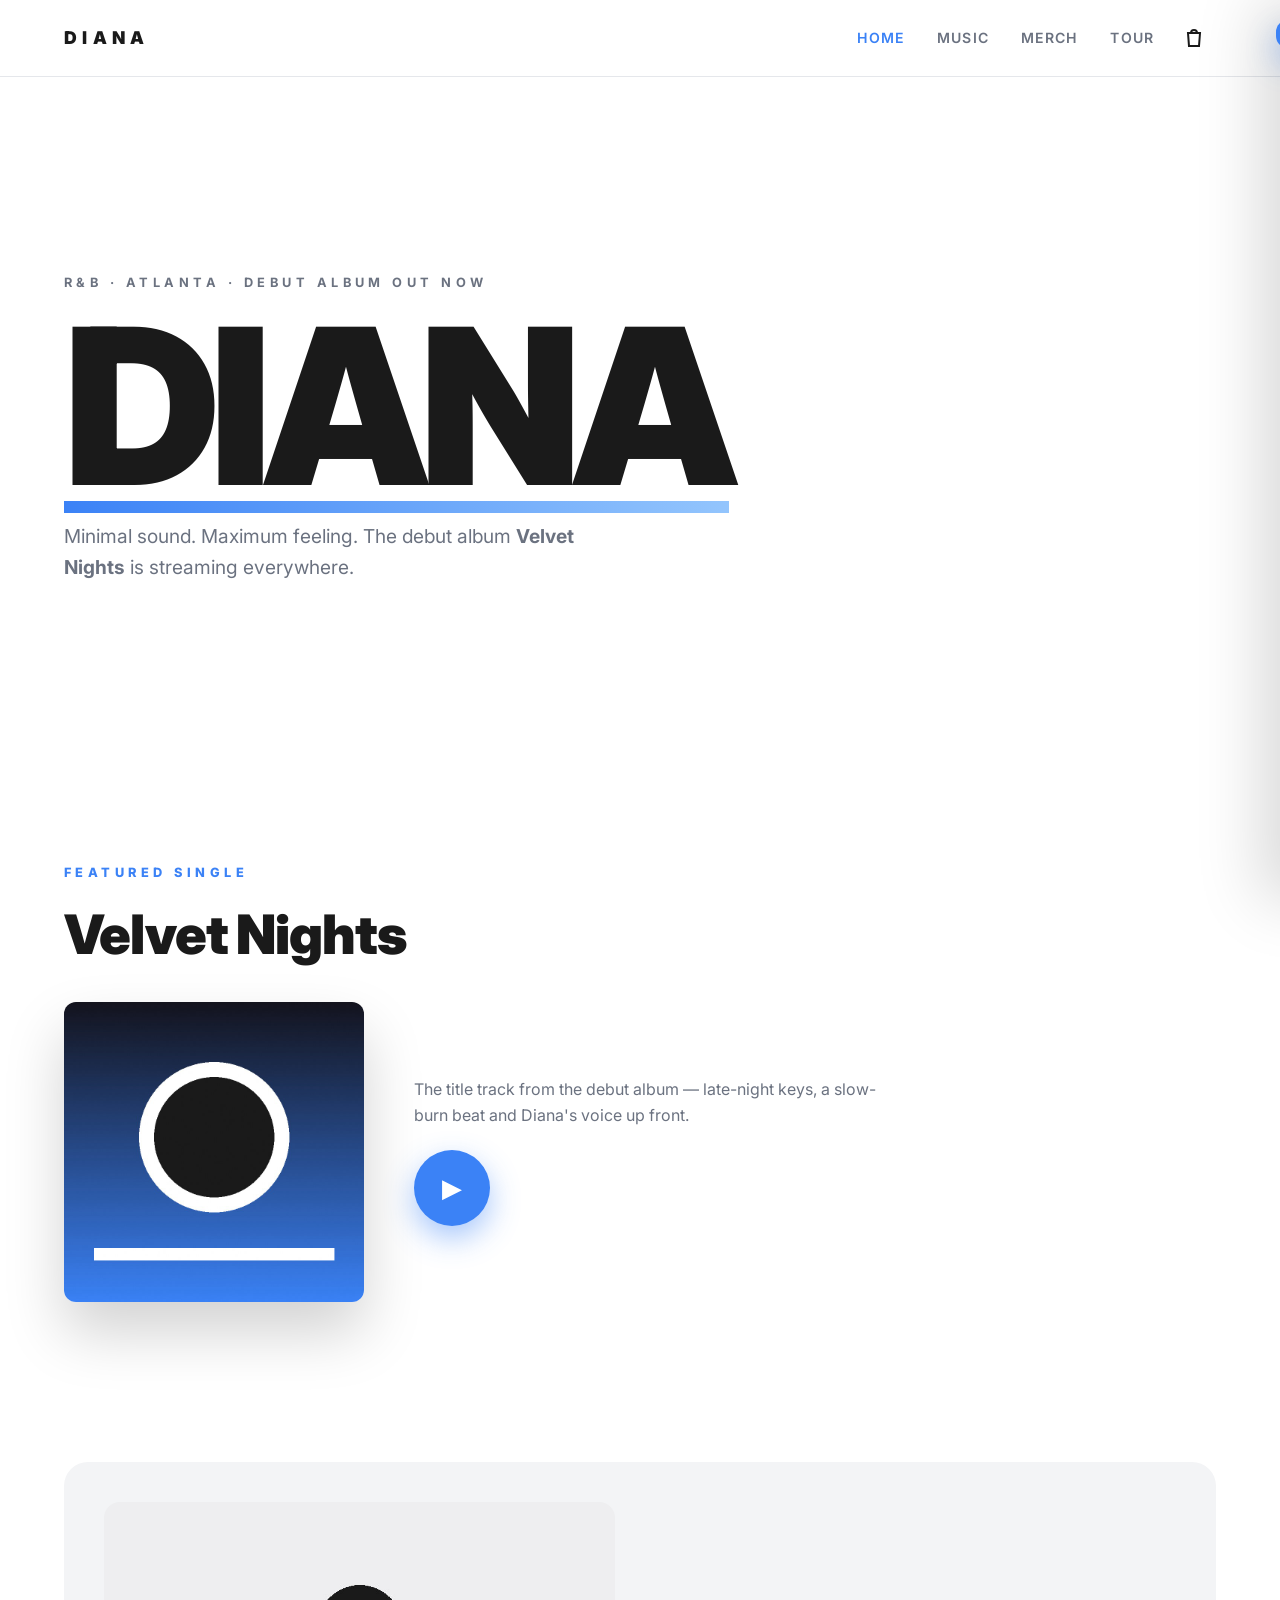
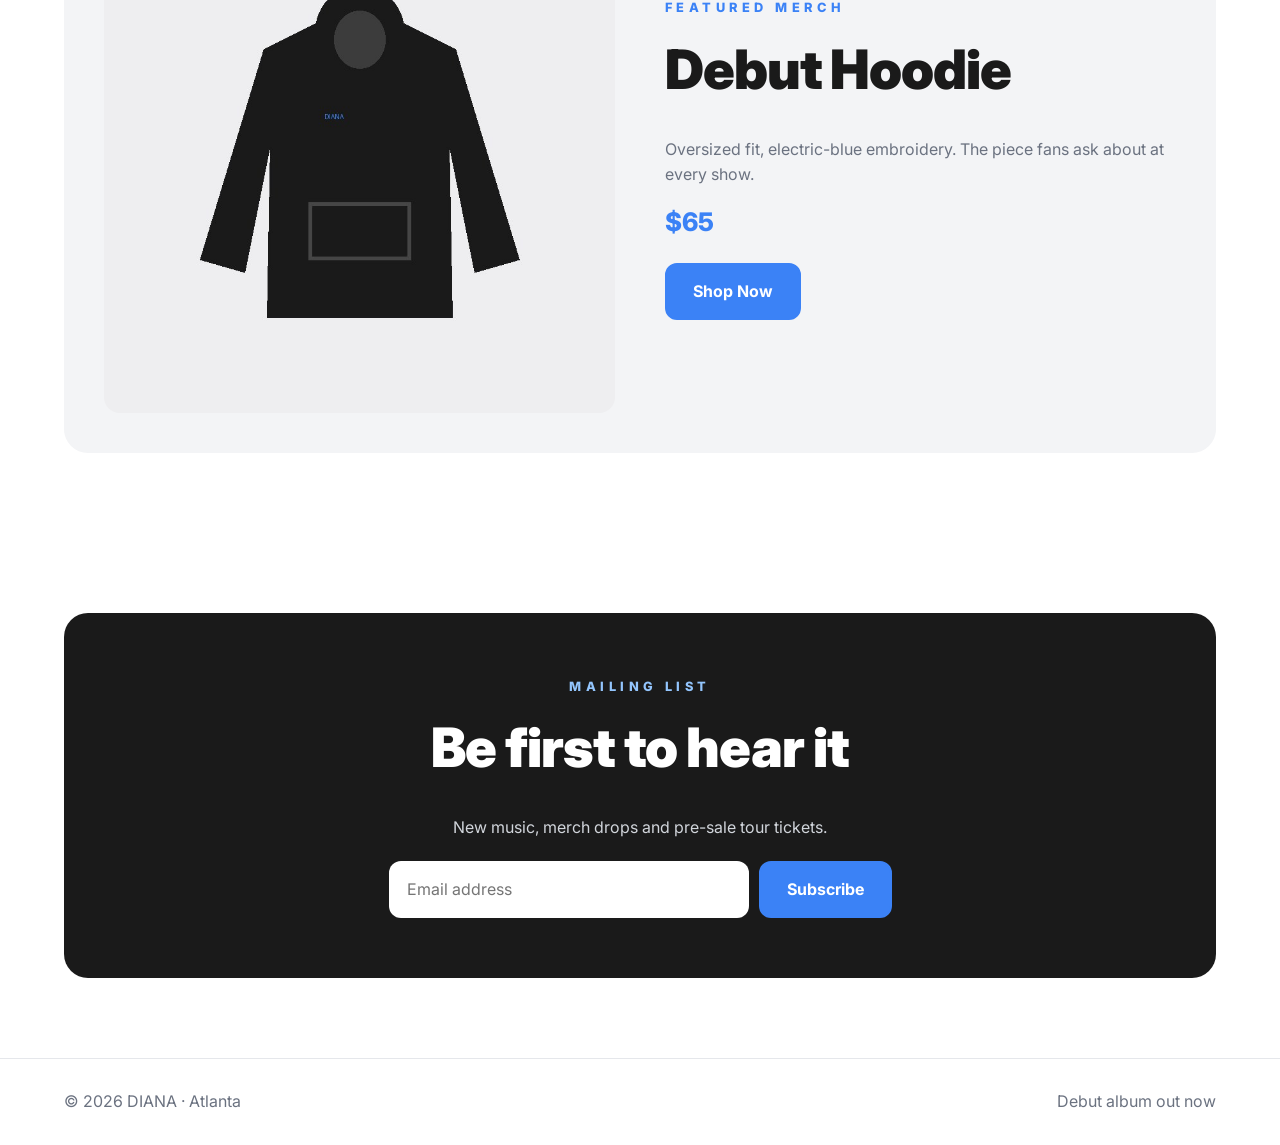
<file: index.html>
<!DOCTYPE html>
<html lang="en"><head><meta charset="UTF-8"><meta name="viewport" content="width=device-width, initial-scale=1.0">
<title>DIANA — Official Site</title><meta name="description" content="DIANA — R&B artist from Atlanta. Debut album, merch and tour dates.">
<link rel="icon" href="data:image/svg+xml,%3Csvg xmlns='http://www.w3.org/2000/svg' viewBox='0 0 64 64'%3E%3Crect width='64' height='64' rx='14' fill='%233B82F6'/%3E%3Ctext x='50%25' y='56%25' dominant-baseline='middle' text-anchor='middle' font-family='Arial' font-weight='900' font-size='36' fill='%23fff'%3ED%3C/text%3E%3C/svg%3E">
<link rel="preconnect" href="https://fonts.googleapis.com"><link rel="preconnect" href="https://fonts.gstatic.com" crossorigin>
<link href="https://fonts.googleapis.com/css2?family=Inter:wght@400;600;700;800;900&display=swap" rel="stylesheet">
<link rel="stylesheet" href="./style.css"></head><body>
<nav class="nav"><a class="logo" href="./index.html">DIANA</a><ul>
<li><a href="./index.html" class="active" aria-current="page">Home</a></li><li><a href="./music.html">Music</a></li><li><a href="./merch.html">Merch</a></li><li><a href="./tour.html">Tour</a></li>
<li><button class="cartbtn" id="cartbtn" aria-label="Open cart"><svg width="24" height="24" viewBox="0 0 24 24" fill="none" stroke="currentColor" stroke-width="2"><path d="M6 7h12l-1 13H7z"/><path d="M9 7a3 3 0 0 1 6 0"/></svg><span class="badge" id="badge">0</span></button></li></ul></nav>

<header class="hero"><span class="k">R&amp;B · Atlanta · Debut album out now</span><h1>DIANA</h1><p>Minimal sound. Maximum feeling. The debut album <b>Velvet Nights</b> is streaming everywhere.</p></header>
<section><span class="sh">Featured single</span><h2>Velvet Nights</h2>
<div class="single"><div class="art"><img src="./images/album.jpg" alt="Velvet Nights album art"></div>
<div><p style="color:var(--muted);max-width:480px;margin-bottom:22px">The title track from the debut album — late-night keys, a slow-burn beat and Diana's voice up front.</p>
<button class="playbig" id="pb" aria-label="Play Velvet Nights">▶</button><audio id="au" src="./audio/velvet-nights.mp3" preload="none"></audio></div></div></section>
<section><div class="feat"><div class="ph"><img src="./images/hoodie.jpg" alt="Debut Hoodie"></div><div><span class="sh">Featured merch</span><h2>Debut Hoodie</h2><p style="color:var(--muted)">Oversized fit, electric-blue embroidery. The piece fans ask about at every show.</p><p class="price" style="margin:14px 0 20px">$65</p><a class="btn" href="./merch.html">Shop Now</a></div></div></section>
<section><div class="mail"><span class="sh" style="color:#93C5FD">Mailing list</span><h2 style="color:#fff">Be first to hear it</h2><p style="color:#D1D5DB">New music, merch drops and pre-sale tour tickets.</p>
<form id="mf" novalidate><input type="email" id="me" placeholder="Email address" aria-label="Email address"><button class="btn" type="submit">Subscribe</button></form><div class="ok" id="mok">You're on the list. Thank you 💙</div></div></section>
<div class="drawer-bg" id="dbg"></div>
<aside class="drawer" id="drawer" aria-label="Cart"><header><h3>YOUR CART</h3><button class="x" onclick="closeCart()" aria-label="Close cart">×</button></header>
<div class="items" id="items"></div><footer><div class="sub"><span>Subtotal</span><span id="subtotal">$0.00</span></div><button class="btn" id="checkout" onclick="checkout()"><span class="lock">🔒</span> Checkout</button><p class="demo">Secure checkout by Stripe.</p></footer></aside>
<div class="toast" id="toast" role="status"></div>
<footer class="site"><span>© 2026 DIANA · Atlanta</span><span>Debut album out now</span></footer>
<script src="./cart.js"></script><script>
const au=document.getElementById('au'),pb=document.getElementById('pb');pb.onclick=()=>{if(au.paused){au.play();pb.textContent='❚❚';}else{au.pause();pb.textContent='▶';}};
document.getElementById('mf').onsubmit=e=>{e.preventDefault();if(!/^[^\s@]+@[^\s@]+\.[^\s@]+$/.test(document.getElementById('me').value.trim())){document.getElementById('me').style.outline='2px solid #F87171';return;}e.target.style.display='none';document.getElementById('mok').style.display='block';};
</script></body></html>
</file>
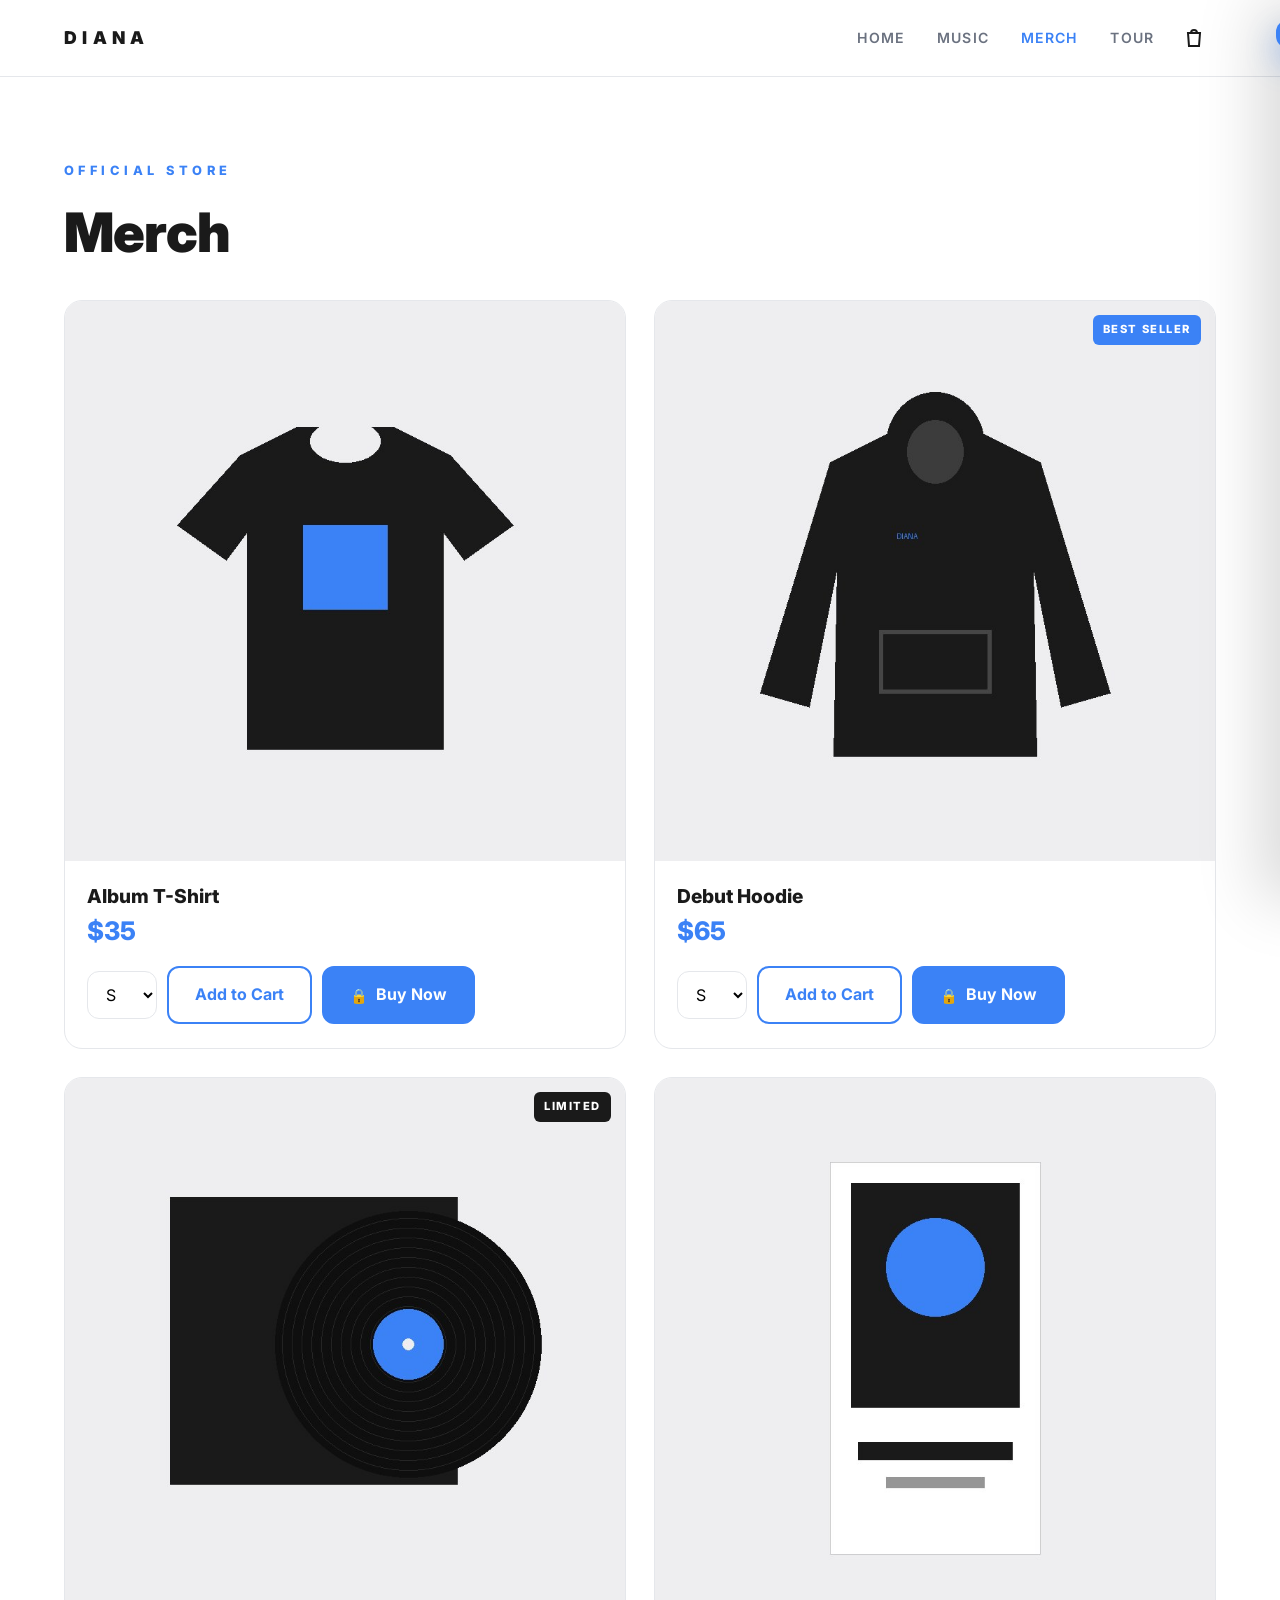
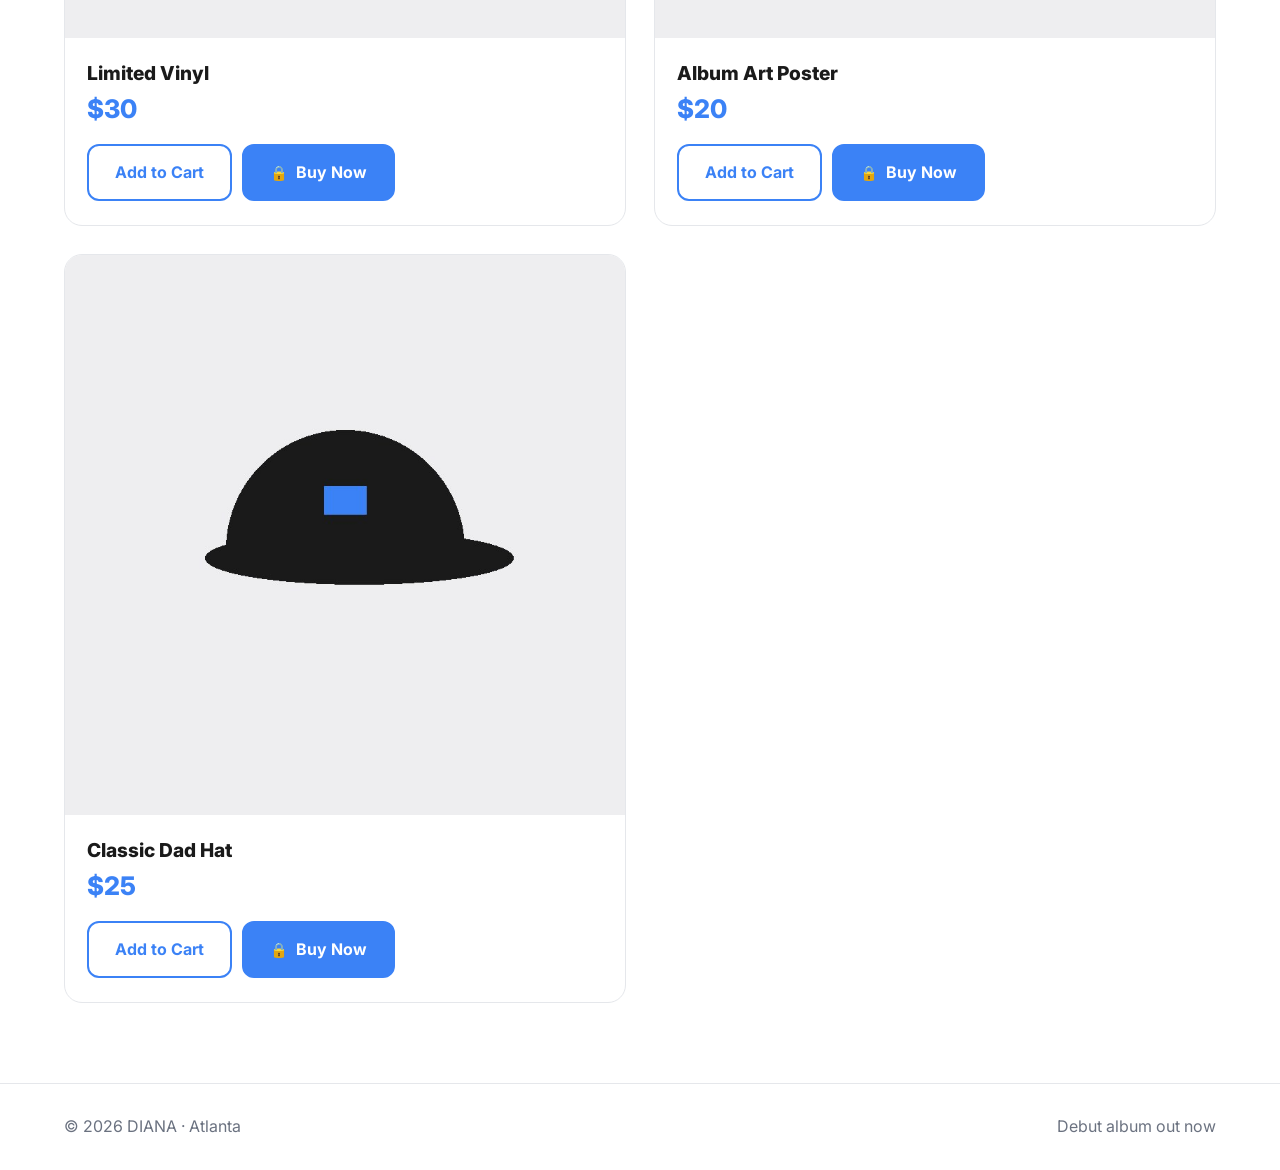
<file: merch.html>
<!DOCTYPE html>
<html lang="en"><head><meta charset="UTF-8"><meta name="viewport" content="width=device-width, initial-scale=1.0">
<title>Merch — DIANA</title><meta name="description" content="DIANA — R&B artist from Atlanta. Debut album, merch and tour dates.">
<link rel="icon" href="data:image/svg+xml,%3Csvg xmlns='http://www.w3.org/2000/svg' viewBox='0 0 64 64'%3E%3Crect width='64' height='64' rx='14' fill='%233B82F6'/%3E%3Ctext x='50%25' y='56%25' dominant-baseline='middle' text-anchor='middle' font-family='Arial' font-weight='900' font-size='36' fill='%23fff'%3ED%3C/text%3E%3C/svg%3E">
<link rel="preconnect" href="https://fonts.googleapis.com"><link rel="preconnect" href="https://fonts.gstatic.com" crossorigin>
<link href="https://fonts.googleapis.com/css2?family=Inter:wght@400;600;700;800;900&display=swap" rel="stylesheet">
<link rel="stylesheet" href="./style.css"></head><body>
<nav class="nav"><a class="logo" href="./index.html">DIANA</a><ul>
<li><a href="./index.html">Home</a></li><li><a href="./music.html">Music</a></li><li><a href="./merch.html" class="active" aria-current="page">Merch</a></li><li><a href="./tour.html">Tour</a></li>
<li><button class="cartbtn" id="cartbtn" aria-label="Open cart"><svg width="24" height="24" viewBox="0 0 24 24" fill="none" stroke="currentColor" stroke-width="2"><path d="M6 7h12l-1 13H7z"/><path d="M9 7a3 3 0 0 1 6 0"/></svg><span class="badge" id="badge">0</span></button></li></ul></nav>

<section id="shop"><span class="sh">Official store</span><h2>Merch</h2><div class="grid" id="grid"></div></section>
<div class="qv" id="qv" role="dialog" aria-modal="true"><div class="box"><button class="x" onclick="document.getElementById('qv').classList.remove('open')" aria-label="Close">×</button><img id="qimg" alt=""><div class="b"><h3 id="qn" style="font-size:1.6rem;font-weight:900"></h3><p class="price" id="qp"></p><p id="qd" style="color:var(--muted);margin:12px 0 20px"></p><div class="row" id="qrow" style="display:flex;gap:10px;flex-wrap:wrap"></div></div></div></div>
<div class="drawer-bg" id="dbg"></div>
<aside class="drawer" id="drawer" aria-label="Cart"><header><h3>YOUR CART</h3><button class="x" onclick="closeCart()" aria-label="Close cart">×</button></header>
<div class="items" id="items"></div><footer><div class="sub"><span>Subtotal</span><span id="subtotal">$0.00</span></div><button class="btn" id="checkout" onclick="checkout()"><span class="lock">🔒</span> Checkout</button><p class="demo">Secure checkout by Stripe.</p></footer></aside>
<div class="toast" id="toast" role="status"></div>
<footer class="site"><span>© 2026 DIANA · Atlanta</span><span>Debut album out now</span></footer>
<script src="./cart.js"></script><script>
const sizeSel=(P,id)=>P.sizes&&P.sizes.length>1?`<select id="${id}" aria-label="Size">${P.sizes.map(s=>`<option>${s}</option>`).join('')}</select>`:'';
const sz=(P,id)=>P.sizes?(P.sizes.length>1?document.getElementById(id).value:P.sizes[0]):null;
document.getElementById('grid').innerHTML=PRODUCTS.map(P=>`<article class="prod"><div class="ph" onclick="qview('${P.id}')"><img src="./images/${P.img}.jpg" alt="${P.n}">${P.badge?`<span class="tagb ${P.badge[1]}">${P.badge[0]}</span>`:''}</div><div class="b"><h3>${P.n}</h3><p class="price">$${P.p}</p><div class="row">${sizeSel(P,'s-'+P.id)}<button class="btn outline" onclick="add('${P.id}',sz(PRODUCTS.find(x=>x.id==='${P.id}'),'s-${P.id}'))">Add to Cart</button><button class="btn" onclick="buyNow('${P.id}',sz(PRODUCTS.find(x=>x.id==='${P.id}'),'s-${P.id}'))"><span class="lock">🔒</span> Buy Now</button></div></div></article>`).join('');
function qview(id){const P=PRODUCTS.find(x=>x.id===id);document.getElementById('qimg').src='./images/'+P.img+'.jpg';document.getElementById('qn').textContent=P.n;document.getElementById('qp').textContent='$'+P.p;document.getElementById('qd').textContent=P.d;
 document.getElementById('qrow').innerHTML=sizeSel(P,'qs')+`<button class="btn" onclick="add('${P.id}',sz(PRODUCTS.find(x=>x.id==='${P.id}'),'qs'));document.getElementById('qv').classList.remove('open')">Add to Cart</button>`;document.getElementById('qv').classList.add('open');}
</script></body></html>
</file>
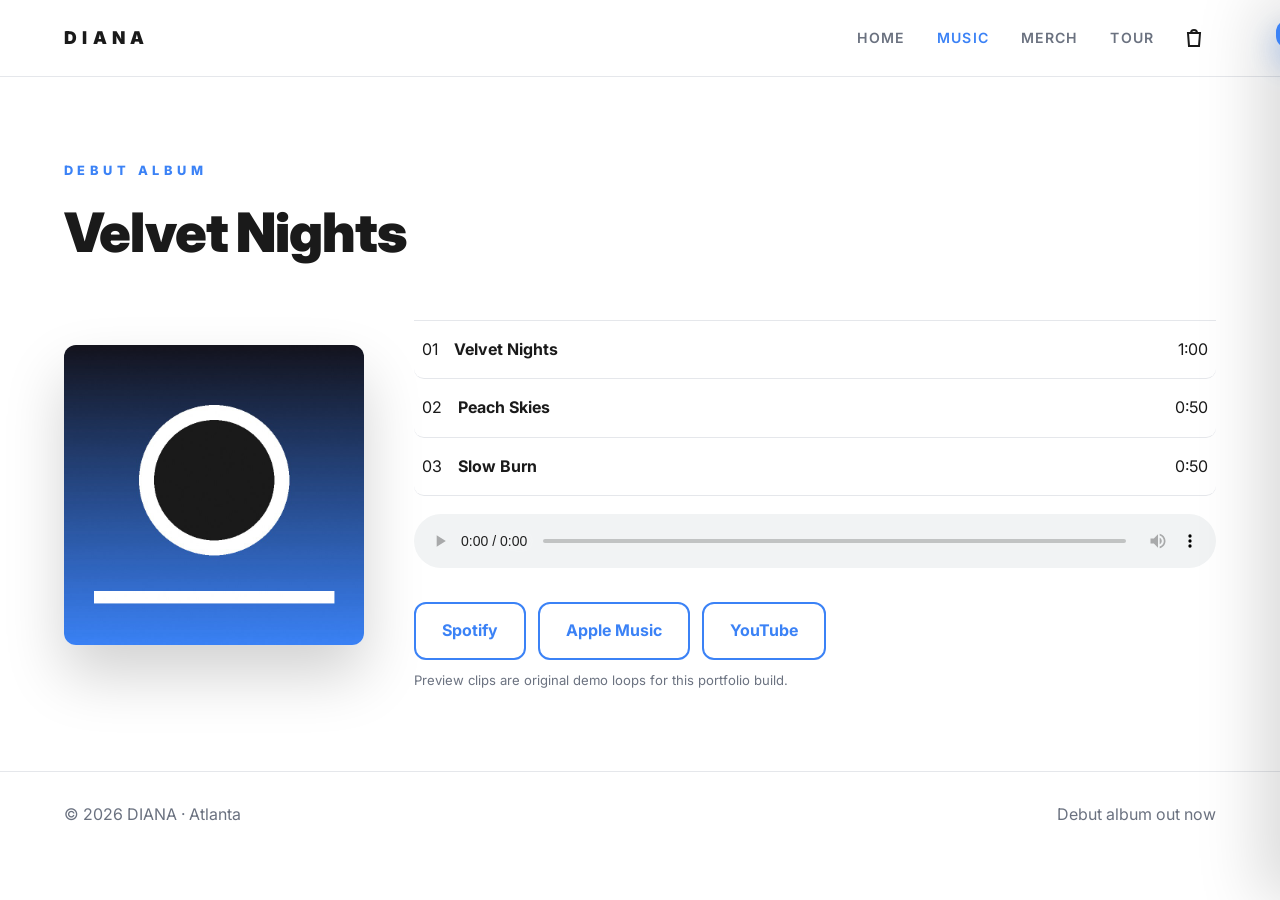
<file: music.html>
<!DOCTYPE html>
<html lang="en"><head><meta charset="UTF-8"><meta name="viewport" content="width=device-width, initial-scale=1.0">
<title>Music — DIANA</title><meta name="description" content="DIANA — R&B artist from Atlanta. Debut album, merch and tour dates.">
<link rel="icon" href="data:image/svg+xml,%3Csvg xmlns='http://www.w3.org/2000/svg' viewBox='0 0 64 64'%3E%3Crect width='64' height='64' rx='14' fill='%233B82F6'/%3E%3Ctext x='50%25' y='56%25' dominant-baseline='middle' text-anchor='middle' font-family='Arial' font-weight='900' font-size='36' fill='%23fff'%3ED%3C/text%3E%3C/svg%3E">
<link rel="preconnect" href="https://fonts.googleapis.com"><link rel="preconnect" href="https://fonts.gstatic.com" crossorigin>
<link href="https://fonts.googleapis.com/css2?family=Inter:wght@400;600;700;800;900&display=swap" rel="stylesheet">
<link rel="stylesheet" href="./style.css"></head><body>
<nav class="nav"><a class="logo" href="./index.html">DIANA</a><ul>
<li><a href="./index.html">Home</a></li><li><a href="./music.html" class="active" aria-current="page">Music</a></li><li><a href="./merch.html">Merch</a></li><li><a href="./tour.html">Tour</a></li>
<li><button class="cartbtn" id="cartbtn" aria-label="Open cart"><svg width="24" height="24" viewBox="0 0 24 24" fill="none" stroke="currentColor" stroke-width="2"><path d="M6 7h12l-1 13H7z"/><path d="M9 7a3 3 0 0 1 6 0"/></svg><span class="badge" id="badge">0</span></button></li></ul></nav>

<section><span class="sh">Debut album</span><h2>Velvet Nights</h2>
<div class="single"><div class="art"><img src="./images/album.jpg" alt="Album art"></div><div>
<ul class="tracks" id="tl"><li data-f="velvet-nights"><span>01</span><span class="t">Velvet Nights</span><span>1:00</span></li><li data-f="peach-skies"><span>02</span><span class="t">Peach Skies</span><span>0:50</span></li><li data-f="slow-burn"><span>03</span><span class="t">Slow Burn</span><span>0:50</span></li></ul>
<audio id="mp" controls style="width:100%;margin-top:18px"></audio>
<div class="stream"><a class="btn outline" href="https://spotify.com" target="_blank" rel="noopener">Spotify</a><a class="btn outline" href="https://music.apple.com" target="_blank" rel="noopener">Apple Music</a><a class="btn outline" href="https://youtube.com" target="_blank" rel="noopener">YouTube</a></div>
<p class="demo">Preview clips are original demo loops for this portfolio build.</p></div></div></section>
<div class="drawer-bg" id="dbg"></div>
<aside class="drawer" id="drawer" aria-label="Cart"><header><h3>YOUR CART</h3><button class="x" onclick="closeCart()" aria-label="Close cart">×</button></header>
<div class="items" id="items"></div><footer><div class="sub"><span>Subtotal</span><span id="subtotal">$0.00</span></div><button class="btn" id="checkout" onclick="checkout()"><span class="lock">🔒</span> Checkout</button><p class="demo">Secure checkout by Stripe.</p></footer></aside>
<div class="toast" id="toast" role="status"></div>
<footer class="site"><span>© 2026 DIANA · Atlanta</span><span>Debut album out now</span></footer>
<script src="./cart.js"></script><script>const mp=document.getElementById('mp');document.querySelectorAll('#tl li').forEach(li=>li.onclick=()=>{document.querySelectorAll('#tl li').forEach(x=>x.classList.remove('on'));li.classList.add('on');mp.src='./audio/'+li.dataset.f+'.mp3';mp.play();});</script></body></html>
</file>
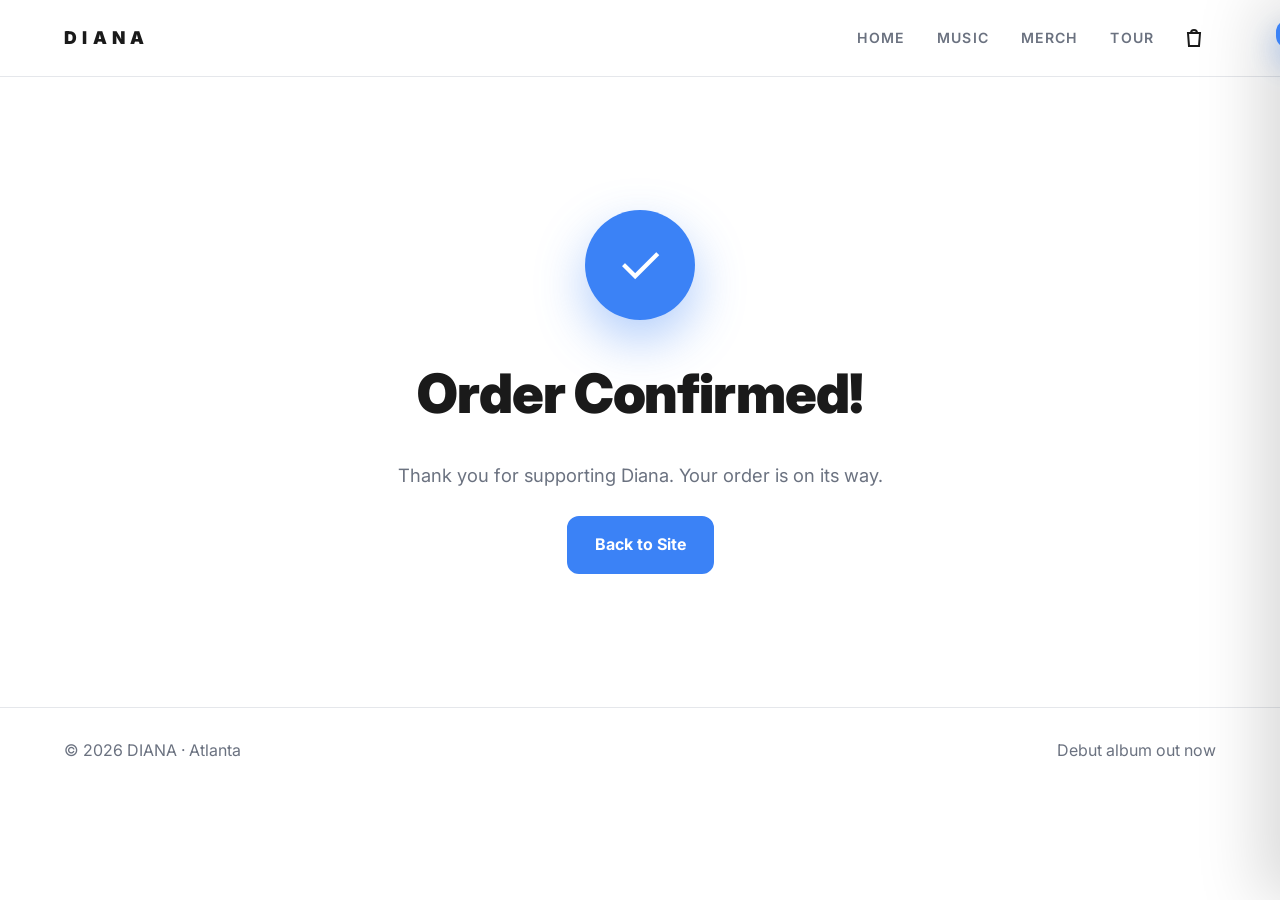
<file: thanks.html>
<!DOCTYPE html>
<html lang="en"><head><meta charset="UTF-8"><meta name="viewport" content="width=device-width, initial-scale=1.0">
<title>Order Confirmed — DIANA</title><meta name="description" content="DIANA — R&B artist from Atlanta. Debut album, merch and tour dates.">
<link rel="icon" href="data:image/svg+xml,%3Csvg xmlns='http://www.w3.org/2000/svg' viewBox='0 0 64 64'%3E%3Crect width='64' height='64' rx='14' fill='%233B82F6'/%3E%3Ctext x='50%25' y='56%25' dominant-baseline='middle' text-anchor='middle' font-family='Arial' font-weight='900' font-size='36' fill='%23fff'%3ED%3C/text%3E%3C/svg%3E">
<link rel="preconnect" href="https://fonts.googleapis.com"><link rel="preconnect" href="https://fonts.gstatic.com" crossorigin>
<link href="https://fonts.googleapis.com/css2?family=Inter:wght@400;600;700;800;900&display=swap" rel="stylesheet">
<link rel="stylesheet" href="./style.css"></head><body>
<nav class="nav"><a class="logo" href="./index.html">DIANA</a><ul>
<li><a href="./index.html">Home</a></li><li><a href="./music.html">Music</a></li><li><a href="./merch.html">Merch</a></li><li><a href="./tour.html">Tour</a></li>
<li><button class="cartbtn" id="cartbtn" aria-label="Open cart"><svg width="24" height="24" viewBox="0 0 24 24" fill="none" stroke="currentColor" stroke-width="2"><path d="M6 7h12l-1 13H7z"/><path d="M9 7a3 3 0 0 1 6 0"/></svg><span class="badge" id="badge">0</span></button></li></ul></nav>

<section class="thanks"><div class="bigcheck">✓</div><h2>Order Confirmed!</h2><p style="color:var(--muted);font-size:1.15rem;max-width:520px">Thank you for supporting Diana. Your order is on its way.</p>
<p class="demo" id="demo" style="display:none">Demo mode: no payment was taken. Live Stripe Payment Links are added when Diana's Stripe account is verified.</p>
<a class="btn" href="./index.html" style="margin-top:26px">Back to Site</a></section>
<div class="drawer-bg" id="dbg"></div>
<aside class="drawer" id="drawer" aria-label="Cart"><header><h3>YOUR CART</h3><button class="x" onclick="closeCart()" aria-label="Close cart">×</button></header>
<div class="items" id="items"></div><footer><div class="sub"><span>Subtotal</span><span id="subtotal">$0.00</span></div><button class="btn" id="checkout" onclick="checkout()"><span class="lock">🔒</span> Checkout</button><p class="demo">Secure checkout by Stripe.</p></footer></aside>
<div class="toast" id="toast" role="status"></div>
<footer class="site"><span>© 2026 DIANA · Atlanta</span><span>Debut album out now</span></footer>
<script src="./cart.js"></script><script>if(new URLSearchParams(location.search).get('demo')){document.getElementById('demo').style.display='block';}cart=[];save();renderBadge();renderCart();
const cols=['#3B82F6','#1A1A1A','#93C5FD','#60A5FA'];for(let i=0;i<70;i++){const c=document.createElement('i');c.className='conf';c.style.left=Math.random()*100+'vw';c.style.background=cols[i%4];c.style.animationDuration=(2+Math.random()*2.5)+'s';c.style.animationDelay=(Math.random()*.8)+'s';document.body.appendChild(c);setTimeout(()=>c.remove(),5200);}</script></body></html>
</file>
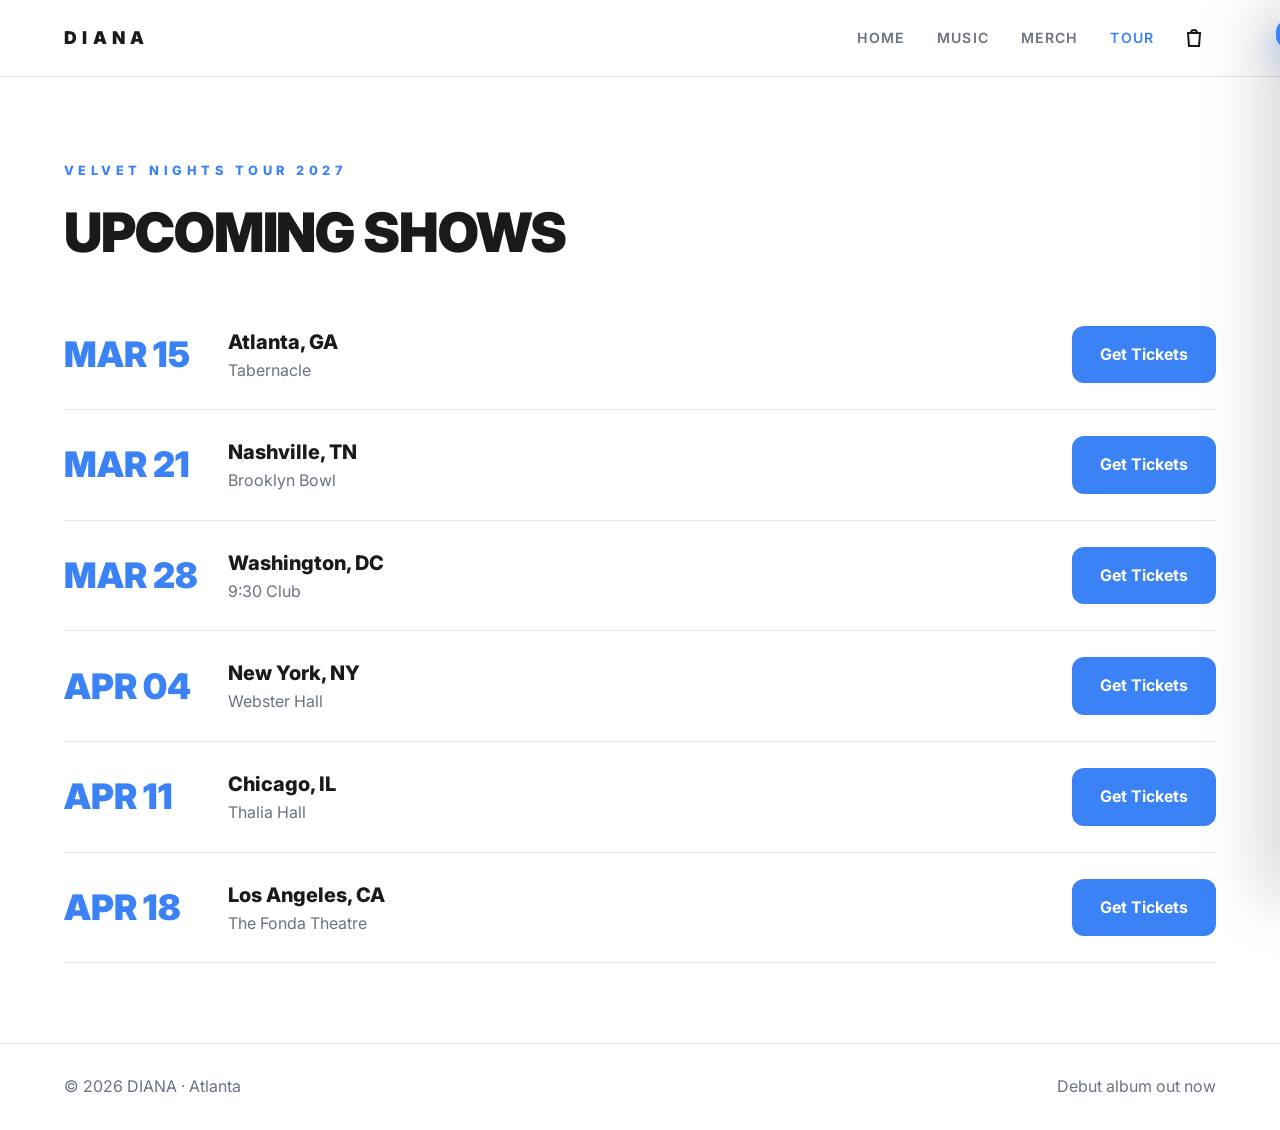
<file: tour.html>
<!DOCTYPE html>
<html lang="en"><head><meta charset="UTF-8"><meta name="viewport" content="width=device-width, initial-scale=1.0">
<title>Tour — DIANA</title><meta name="description" content="DIANA — R&B artist from Atlanta. Debut album, merch and tour dates.">
<link rel="icon" href="data:image/svg+xml,%3Csvg xmlns='http://www.w3.org/2000/svg' viewBox='0 0 64 64'%3E%3Crect width='64' height='64' rx='14' fill='%233B82F6'/%3E%3Ctext x='50%25' y='56%25' dominant-baseline='middle' text-anchor='middle' font-family='Arial' font-weight='900' font-size='36' fill='%23fff'%3ED%3C/text%3E%3C/svg%3E">
<link rel="preconnect" href="https://fonts.googleapis.com"><link rel="preconnect" href="https://fonts.gstatic.com" crossorigin>
<link href="https://fonts.googleapis.com/css2?family=Inter:wght@400;600;700;800;900&display=swap" rel="stylesheet">
<link rel="stylesheet" href="./style.css"></head><body>
<nav class="nav"><a class="logo" href="./index.html">DIANA</a><ul>
<li><a href="./index.html">Home</a></li><li><a href="./music.html">Music</a></li><li><a href="./merch.html">Merch</a></li><li><a href="./tour.html" class="active" aria-current="page">Tour</a></li>
<li><button class="cartbtn" id="cartbtn" aria-label="Open cart"><svg width="24" height="24" viewBox="0 0 24 24" fill="none" stroke="currentColor" stroke-width="2"><path d="M6 7h12l-1 13H7z"/><path d="M9 7a3 3 0 0 1 6 0"/></svg><span class="badge" id="badge">0</span></button></li></ul></nav>
<section class="tour"><span class="sh">Velvet Nights Tour 2027</span><h2>UPCOMING SHOWS</h2><div class="row" style="animation-delay:0.00s"><div class="dt">MAR 15</div><div><div class="city">Atlanta, GA</div><div class="ven">Tabernacle</div></div><a class="btn" href="https://www.ticketmaster.com" target="_blank" rel="noopener">Get Tickets</a></div>
<div class="row" style="animation-delay:0.12s"><div class="dt">MAR 21</div><div><div class="city">Nashville, TN</div><div class="ven">Brooklyn Bowl</div></div><a class="btn" href="https://www.ticketmaster.com" target="_blank" rel="noopener">Get Tickets</a></div>
<div class="row" style="animation-delay:0.24s"><div class="dt">MAR 28</div><div><div class="city">Washington, DC</div><div class="ven">9:30 Club</div></div><a class="btn" href="https://www.ticketmaster.com" target="_blank" rel="noopener">Get Tickets</a></div>
<div class="row" style="animation-delay:0.36s"><div class="dt">APR 04</div><div><div class="city">New York, NY</div><div class="ven">Webster Hall</div></div><a class="btn" href="https://www.ticketmaster.com" target="_blank" rel="noopener">Get Tickets</a></div>
<div class="row" style="animation-delay:0.48s"><div class="dt">APR 11</div><div><div class="city">Chicago, IL</div><div class="ven">Thalia Hall</div></div><a class="btn" href="https://www.ticketmaster.com" target="_blank" rel="noopener">Get Tickets</a></div>
<div class="row" style="animation-delay:0.60s"><div class="dt">APR 18</div><div><div class="city">Los Angeles, CA</div><div class="ven">The Fonda Theatre</div></div><a class="btn" href="https://www.ticketmaster.com" target="_blank" rel="noopener">Get Tickets</a></div></section><div class="drawer-bg" id="dbg"></div>
<aside class="drawer" id="drawer" aria-label="Cart"><header><h3>YOUR CART</h3><button class="x" onclick="closeCart()" aria-label="Close cart">×</button></header>
<div class="items" id="items"></div><footer><div class="sub"><span>Subtotal</span><span id="subtotal">$0.00</span></div><button class="btn" id="checkout" onclick="checkout()"><span class="lock">🔒</span> Checkout</button><p class="demo">Secure checkout by Stripe.</p></footer></aside>
<div class="toast" id="toast" role="status"></div>
<footer class="site"><span>© 2026 DIANA · Atlanta</span><span>Debut album out now</span></footer>
<script src="./cart.js"></script></body></html>
</file>
<file: style.css>
:root{--bg:#fff;--ink:#1A1A1A;--blue:#3B82F6;--muted:#6B7280;--line:#E5E7EB;--soft:#F3F4F6}
*{box-sizing:border-box;margin:0;padding:0}
html{scroll-behavior:smooth}
body{background:var(--bg);color:var(--ink);font-family:'Inter',system-ui,sans-serif;line-height:1.6}
a{color:inherit;text-decoration:none}img{max-width:100%;display:block}
.nav{position:sticky;top:0;z-index:40;background:rgba(255,255,255,.95);backdrop-filter:blur(8px);border-bottom:1px solid var(--line);display:flex;align-items:center;justify-content:space-between;padding:16px 5vw}
.logo{font-weight:900;letter-spacing:.3em;font-size:1.1rem}
.nav ul{display:flex;gap:4px;list-style:none;align-items:center}
.nav ul a{display:block;padding:10px 14px;font-weight:600;font-size:.88rem;letter-spacing:.08em;text-transform:uppercase;color:var(--muted);border-radius:8px}
.nav ul a:hover{color:var(--ink)}.nav ul a.active{color:var(--blue)}
.cartbtn{position:relative;background:none;border:0;cursor:pointer;width:44px;height:44px;display:grid;place-items:center;color:var(--ink)}
.badge{position:absolute;top:2px;right:0;min-width:20px;height:20px;padding:0 5px;border-radius:999px;background:var(--blue);color:#fff;font-size:.72rem;font-weight:800;display:grid;place-items:center}
.badge.pulse{animation:bp .5s}@keyframes bp{50%{transform:scale(1.45)}}
.hero{min-height:78vh;display:flex;flex-direction:column;justify-content:center;padding:80px 5vw}
.hero .k{font-size:.8rem;letter-spacing:.35em;text-transform:uppercase;color:var(--muted);font-weight:700}
.hero h1{font-size:clamp(80px,17vw,220px);font-weight:900;letter-spacing:-.04em;line-height:.9;margin:14px 0 18px;display:inline-block;position:relative;width:max-content}
.hero h1::after{content:"";position:absolute;left:0;bottom:-10px;height:12px;width:100%;background:linear-gradient(90deg,var(--blue),#93C5FD,var(--blue));background-size:200% 100%;transform-origin:left;animation:under 1.2s .3s cubic-bezier(.7,0,.2,1) both,shim 3s linear 1.5s infinite}
@keyframes under{from{transform:scaleX(0)}}@keyframes shim{to{background-position:-200% 0}}
.hero p{font-size:1.2rem;color:var(--muted);max-width:560px}
.btn{display:inline-flex;align-items:center;justify-content:center;gap:8px;background:var(--blue);color:#fff;border:2px solid var(--blue);padding:14px 26px;border-radius:12px;font:inherit;font-weight:700;cursor:pointer;min-height:48px;transition:transform .2s,box-shadow .2s,background .2s,color .2s}
.btn:hover{transform:translateY(-2px);box-shadow:0 10px 24px rgba(59,130,246,.35)}
.btn.outline{background:#fff;color:var(--blue)}
section{padding:80px 5vw}
.sh{font-size:.8rem;letter-spacing:.35em;text-transform:uppercase;color:var(--blue);font-weight:800}
h2{font-size:clamp(2rem,5vw,3.4rem);font-weight:900;letter-spacing:-.02em;margin:6px 0 24px}
.single{display:grid;grid-template-columns:300px 1fr;gap:50px;align-items:center}
.art{width:300px;height:300px;border-radius:12px;overflow:hidden;box-shadow:0 30px 60px rgba(0,0,0,.18)}
.playbig{width:76px;height:76px;border-radius:50%;background:var(--blue);color:#fff;border:0;font-size:1.6rem;cursor:pointer;box-shadow:0 12px 30px rgba(59,130,246,.45);transition:transform .2s}
.playbig:hover{transform:scale(1.07)}
.feat{display:grid;grid-template-columns:1fr 1fr;gap:50px;align-items:center;background:var(--soft);border-radius:24px;padding:40px}
.feat .ph{border-radius:16px;overflow:hidden}
.price{font-size:1.6rem;font-weight:800;color:var(--blue)}
.mail{background:var(--ink);color:#fff;border-radius:24px;text-align:center;padding:60px 5vw}
.mail form{display:flex;gap:10px;justify-content:center;flex-wrap:wrap;margin-top:20px}
.mail input{flex:0 1 360px;min-height:48px;border-radius:12px;border:0;padding:0 18px;font:inherit}
.mail .ok{display:none;font-weight:700;font-size:1.2rem;color:#93C5FD;margin-top:16px}
.grid{display:grid;grid-template-columns:repeat(2,1fr);gap:28px}
.prod{border:1px solid var(--line);border-radius:18px;overflow:hidden;transition:transform .25s,box-shadow .25s;background:#fff}
.prod:hover{transform:scale(1.02);box-shadow:0 20px 40px rgba(0,0,0,.08)}
.prod .ph{position:relative;overflow:hidden;aspect-ratio:1;background:var(--soft);cursor:zoom-in}
.prod .ph img{width:100%;height:100%;object-fit:cover;transition:transform .5s}
.prod:hover .ph img{transform:scale(1.05)}
.tagb{position:absolute;top:14px;right:14px;font-size:.7rem;font-weight:800;letter-spacing:.14em;padding:6px 10px;border-radius:6px;color:#fff;background:var(--blue)}
.tagb.dark{background:var(--ink)}
.prod .b{padding:20px 22px 24px}
.prod h3{font-size:1.2rem;font-weight:800}
.prod .row{display:flex;gap:10px;align-items:center;margin-top:14px;flex-wrap:wrap}
select{min-height:48px;border:1px solid var(--line);border-radius:12px;padding:0 14px;font:inherit;background:#fff}
.prod:hover .btn.outline{background:var(--blue);color:#fff}
.lock{font-size:.9em}
.drawer-bg{position:fixed;inset:0;background:rgba(0,0,0,.4);opacity:0;pointer-events:none;transition:opacity .3s;z-index:60}
.drawer-bg.open{opacity:1;pointer-events:auto}
.drawer{position:fixed;top:0;right:0;height:100%;width:min(420px,100%);background:#fff;z-index:70;transform:translateX(100%);transition:transform .35s cubic-bezier(.7,0,.2,1);display:flex;flex-direction:column;box-shadow:-20px 0 60px rgba(0,0,0,.15)}
.drawer.open{transform:none}
.drawer header{display:flex;justify-content:space-between;align-items:center;padding:22px 24px;border-bottom:1px solid var(--line)}
.drawer header h3{font-weight:900;letter-spacing:.1em}
.x{background:none;border:0;font-size:1.8rem;cursor:pointer;width:48px;height:48px}
.items{flex:1;overflow:auto;padding:10px 24px}
.it{display:grid;grid-template-columns:64px 1fr auto;gap:14px;align-items:center;padding:14px 0;border-bottom:1px solid var(--line)}
.it img{width:64px;height:64px;border-radius:10px;object-fit:cover}
.it .nm{font-weight:700}.it .sz{color:var(--muted);font-size:.85rem}
.qty{display:flex;align-items:center;gap:6px;margin-top:6px}
.qty button{width:32px;height:32px;border-radius:8px;border:1px solid var(--line);background:#fff;cursor:pointer;font-weight:800}
.rm{background:none;border:0;color:var(--muted);text-decoration:underline;cursor:pointer;font-size:.8rem;margin-left:6px}
.drawer footer{padding:20px 24px;border-top:1px solid var(--line)}
.sub{display:flex;justify-content:space-between;font-weight:800;font-size:1.1rem;margin-bottom:14px}
.drawer footer .btn{width:100%}
.empty{text-align:center;padding:60px 10px;color:var(--muted)}
.empty .ico{font-size:2.6rem}
.toast{position:fixed;top:20px;right:20px;z-index:90;background:var(--blue);color:#fff;font-weight:700;padding:14px 20px;border-radius:12px;box-shadow:0 14px 30px rgba(59,130,246,.4);transform:translateX(140%);transition:transform .35s cubic-bezier(.3,1.4,.5,1)}
.toast.show{transform:none}
.qv{position:fixed;inset:0;z-index:80;background:rgba(0,0,0,.5);display:none;align-items:center;justify-content:center;padding:20px}
.qv.open{display:flex}
.qv .box{background:#fff;border-radius:22px;max-width:860px;width:100%;display:grid;grid-template-columns:1fr 1fr;overflow:hidden;position:relative;animation:pop .3s}
@keyframes pop{from{transform:scale(.92);opacity:0}}
.qv .box .b{padding:34px}
.qv .x{position:absolute;top:8px;right:8px}
.tour .row{display:grid;grid-template-columns:140px 1fr auto;gap:24px;align-items:center;padding:26px 0;border-bottom:1px solid var(--line);opacity:0;transform:translateY(16px);animation:in .6s forwards}
@keyframes in{to{opacity:1;transform:none}}
.tour .dt{font-size:2.2rem;font-weight:900;color:var(--blue);line-height:1}
.tour .city{font-size:1.25rem;font-weight:800}.tour .ven{color:var(--muted)}
.tracks{list-style:none;border-top:1px solid var(--line);margin-top:20px}
.tracks li{display:flex;align-items:center;gap:16px;padding:16px 8px;border-bottom:1px solid var(--line);cursor:pointer;border-radius:10px}
.tracks li:hover,.tracks li.on{background:#EFF6FF}.tracks li.on .t{color:var(--blue)}
.tracks .t{flex:1;font-weight:700}
.stream{display:flex;gap:12px;flex-wrap:wrap;margin-top:26px}
.thanks{min-height:70vh;display:flex;flex-direction:column;align-items:center;justify-content:center;text-align:center;padding:40px 5vw}
.bigcheck{width:110px;height:110px;border-radius:50%;background:var(--blue);color:#fff;display:grid;place-items:center;font-size:3.4rem;box-shadow:0 20px 50px rgba(59,130,246,.4);margin-bottom:24px}
.conf{position:fixed;top:-20px;width:10px;height:16px;z-index:5;animation:fall linear forwards}
@keyframes fall{to{transform:translateY(110vh) rotate(720deg)}}
footer.site{border-top:1px solid var(--line);padding:30px 5vw;display:flex;justify-content:space-between;color:var(--muted);flex-wrap:wrap;gap:10px}
.demo{font-size:.82rem;color:var(--muted);margin-top:10px}
@media(max-width:768px){.grid{grid-template-columns:1fr}.single,.feat{grid-template-columns:1fr}.art{width:100%;height:auto;aspect-ratio:1}
 .drawer{width:100%;top:auto;bottom:0;height:100%;transform:translateY(100%)}.drawer.open{transform:none}.drawer footer{position:sticky;bottom:0;background:#fff}
 .qv .box{grid-template-columns:1fr}.tour .row{grid-template-columns:1fr;gap:8px}.nav ul a{padding:10px 8px;font-size:.75rem}}
</file>
